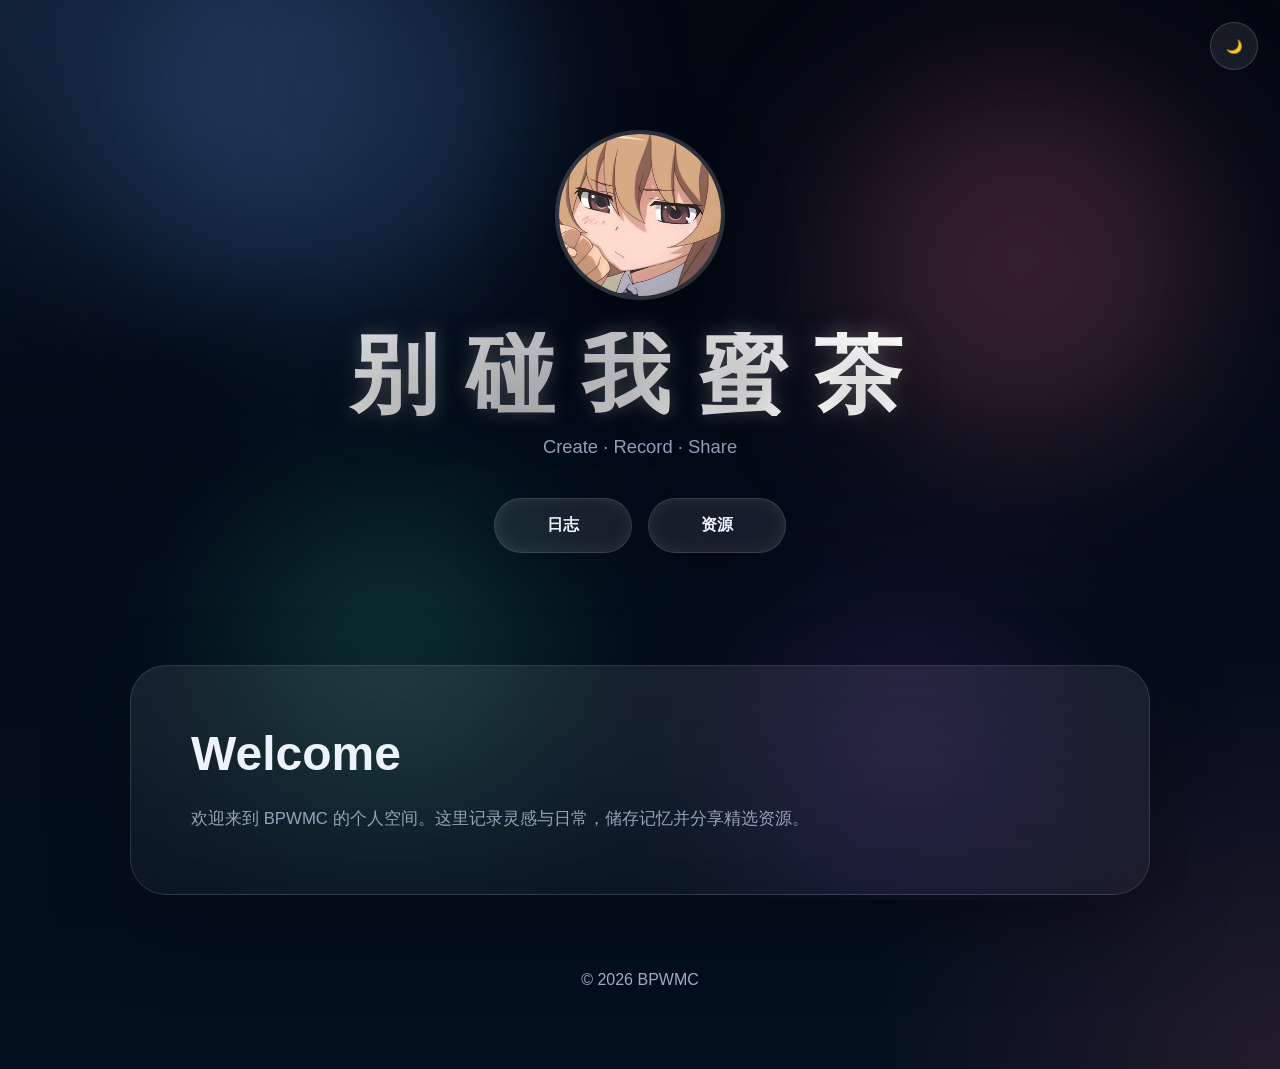
<file: index.html>
<!DOCTYPE html>
<html lang="zh-CN">
<head>
<meta charset="UTF-8">
<meta name="viewport" content="width=device-width, initial-scale=1.0">
<title>别碰我蜜茶</title>
<style>
:root {
  color-scheme: dark;
  --bg: #04101f;
  --bg-deep: #020814;
  --panel: rgba(15, 30, 58, 0.76);
  --panel-border: rgba(255, 255, 255, 0.12);
  --text: #eef2ff;
  --muted: #94a3b8;
  --accent: #60a5fa;
  --accent-2: #fb7185;
  --shadow: 0 30px 80px rgba(0, 0, 0, 0.35);
  --glass: rgba(255, 255, 255, 0.08);
}
* {
  margin: 0;
  padding: 0;
  box-sizing: border-box;
}
html, body {
  min-height: 100%;
}
body {
  font-family: "Segoe UI", "PingFang SC", "Helvetica Neue", Arial, sans-serif;
  background: radial-gradient(circle at top left, rgba(96, 165, 250, 0.16), transparent 24%),
              radial-gradient(circle at bottom right, rgba(251, 113, 133, 0.12), transparent 25%),
              linear-gradient(180deg, #020712 0%, #04101f 100%);
  color: var(--text);
  overflow-x: hidden;
}
body::before {
  content: "";
  position: fixed;
  inset: 0;
  background: url('data:image/svg+xml,%3Csvg xmlns="http://www.w3.org/2000/svg" width="200" height="200" viewBox="0 0 200 200"%3E%3Ccircle fill="rgba(255,255,255,0.03)" cx="100" cy="100" r="100"/%3E%3C/svg%3E') repeat;
  opacity: 0.12;
  pointer-events: none;
}
.scene {
  position: fixed;
  inset: 0;
  overflow: hidden;
  pointer-events: none;
  z-index: -1;
}
.orb {
  position: absolute;
  border-radius: 50%;
  filter: blur(80px);
  opacity: 0.75;
  animation: float 18s ease-in-out infinite alternate;
  mix-blend-mode: screen;
}
.orb:nth-child(1) { width: 420px; height: 420px; background: rgba(96, 165, 250, 0.32); top: -120px; left: 8%; }
.orb:nth-child(2) { width: 360px; height: 360px; background: rgba(251, 113, 133, 0.28); top: 80px; right: 6%; animation-duration: 22s; }
.orb:nth-child(3) { width: 320px; height: 320px; background: rgba(52, 211, 153, 0.22); bottom: 10%; left: 18%; animation-duration: 20s; }
.orb:nth-child(4) { width: 280px; height: 280px; background: rgba(168, 85, 247, 0.20); bottom: 0; right: 18%; animation-duration: 24s; }
@keyframes float {
  0% { transform: translate(0, 0) scale(1); }
  50% { transform: translate(24px, -34px) scale(1.08); }
  100% { transform: translate(-28px, 24px) scale(0.96); }
}
.container {
  max-width: 1080px;
  margin: 0 auto;
  padding: 40px 30px 80px;
}
.hero, .card, footer {
  opacity: 0;
  transform: translateY(48px);
  animation-name: fadeInUp;
  animation-duration: 1s;
  animation-fill-mode: forwards;
  animation-timing-function: cubic-bezier(0.22, 1, 0.36, 1);
}
.hero { animation-delay: 0.12s; }
.card { animation-delay: 0.24s; }
footer { animation-delay: 0.34s; }
@keyframes fadeInUp {
  to { opacity: 1; transform: translateY(0); }
}
.hero {
  text-align: center;
  padding: 90px 0 60px;
}
.avatar {
  width: 170px;
  height: 170px;
  border-radius: 50%;
  object-fit: cover;
  border: 4px solid rgba(255,255,255,0.16);
  box-shadow: 0 26px 70px rgba(0,0,0,0.28);
  transition: transform 0.4s ease;
}
.avatar:hover {
  transform: scale(1.05) rotate(2deg);
}
.liquid-title {
  position: relative;
  margin-top: 28px;
  font-size: clamp(3.5rem, 7vw, 5.5rem);
  letter-spacing: 0.32em;
  line-height: 0.95;
  font-weight: 900;
  color: transparent;
  background: linear-gradient(120deg, #ffffff, rgba(255,255,255,0.7) 42%, #ffffff 68%);
  background-clip: text;
  -webkit-background-clip: text;
  text-shadow: 0 0 18px rgba(255,255,255,0.22), 0 16px 45px rgba(0,0,0,0.28);
  animation: shine 6s infinite linear;
}
@keyframes shine {
  0%, 100% { background-position: 0% center; }
  50% { background-position: 100% center; }
}
.subtitle {
  margin-top: 20px;
  font-size: 1.15rem;
  color: var(--muted);
}
.nav {
  margin-top: 40px;
  display: flex;
  justify-content: center;
  flex-wrap: wrap;
  gap: 16px;
}
.nav a {
  position: relative;
  display: inline-flex;
  align-items: center;
  justify-content: center;
  padding: 16px 52px;
  text-decoration: none;
  color: var(--text);
  font-size: 1rem;
  font-weight: 700;
  border-radius: 999px;
  background: rgba(255,255,255,0.08);
  border: 1px solid rgba(255,255,255,0.14);
  box-shadow: inset 0 0 18px rgba(255,255,255,0.08), 0 20px 48px rgba(0,0,0,0.16);
  overflow: hidden;
  transition: transform 0.35s ease, box-shadow 0.35s ease, background 0.35s ease;
}
.nav a::before {
  content: "";
  position: absolute;
  top: 0;
  left: -120%;
  width: 100%;
  height: 100%;
  background: linear-gradient(120deg, transparent, rgba(255,255,255,0.7), transparent);
  transform: skewX(-25deg);
  transition: left 0.65s ease;
}
.nav a:hover {
  transform: translateY(-8px) scale(1.04);
  background: rgba(255,255,255,0.14);
  box-shadow: inset 0 0 24px rgba(255,255,255,0.12), 0 26px 60px rgba(0,0,0,0.22);
}
.nav a:hover::before { left: 160%; }
.card {
  margin-top: 52px;
  padding: 60px;
  border-radius: 36px;
  background: linear-gradient(180deg, rgba(255,255,255,0.08), rgba(255,255,255,0.04));
  backdrop-filter: blur(20px);
  border: 1px solid rgba(255,255,255,0.12);
  box-shadow: var(--shadow);
}
.card h2 {
  font-size: clamp(2rem, 4vw, 3rem);
  margin-bottom: 22px;
}
.card p {
  line-height: 1.85;
  font-size: 1.05rem;
  color: var(--muted);
}
footer {
  text-align: center;
  margin-top: 76px;
  color: rgba(226,232,255,0.72);
}
.theme-switch {
  position: fixed;
  top: 22px;
  right: 22px;
  z-index: 10;
  display: inline-flex;
  align-items: center;
  justify-content: center;
  width: 48px;
  height: 48px;
  border-radius: 50%;
  border: 1px solid rgba(255,255,255,0.16);
  background: rgba(255,255,255,0.08);
  color: var(--text);
  cursor: pointer;
  transition: transform 0.3s ease, background 0.3s ease;
}
.theme-switch:hover { transform: scale(1.08); }
.sparkle {
  position: fixed;
  width: 16px;
  height: 16px;
  border-radius: 50%;
  pointer-events: none;
  z-index: 9999;
  background: radial-gradient(circle, rgba(255,255,255,1) 0%, rgba(96,165,250,0.8) 45%, transparent 65%);
  filter: blur(2px);
  animation: sparkle 0.8s forwards;
}
@keyframes sparkle {
  to { transform: translate(var(--dx), var(--dy)) scale(0.2); opacity: 0; }
}
.ripple {
  position: absolute;
  border-radius: 50%;
  pointer-events: none;
  background: rgba(96,165,250,0.18);
  border: 1px solid rgba(96,165,250,0.38);
  animation: ripple 0.7s ease-out forwards;
}
@keyframes ripple {
  to { transform: scale(3); opacity: 0; }
}
@media(max-width: 720px) {
  .container { padding: 24px 18px 64px; }
  .hero { padding: 70px 0 40px; }
  .nav { gap: 12px; }
  .nav a { padding: 14px 32px; font-size: 0.95rem; }
  .card { padding: 32px; }
  .liquid-title { font-size: clamp(2.8rem, 12vw, 4rem); letter-spacing: 0.18em; }
}
</style>
</head>
<body>
<div class="scene">
  <div class="orb"></div>
  <div class="orb"></div>
  <div class="orb"></div>
  <div class="orb"></div>
</div>
<button class="theme-switch" aria-label="切换主题">🌙</button>
<div class="container">
  <section class="hero">
    <img class="avatar" src="微信图片_20251228180549_142_1.jpg" alt="BPWMC头像">
    <h1 class="liquid-title">别碰我蜜茶</h1>
    <p class="subtitle">Create · Record · Share</p>
    <div class="nav">
      <a href="blog.html">日志</a>
      <a href="download.html">资源</a>
    </div>
  </section>
  <section class="card">
    <h2>Welcome</h2>
    <p>欢迎来到 BPWMC 的个人空间。这里记录灵感与日常，储存记忆并分享精选资源。</p>
  </section>
  <footer>© 2026 BPWMC</footer>
</div>
<script>
const body = document.body;
const switchButton = document.querySelector('.theme-switch');
const themeState = { dark: true };
function toggleTheme() {
  themeState.dark = !themeState.dark;
  if (!themeState.dark) {
    body.style.setProperty('--bg', '#f8fafc');
    body.style.setProperty('--bg-deep', '#eff6ff');
    body.style.setProperty('--panel', 'rgba(255,255,255,0.9)');
    body.style.setProperty('--panel-border', 'rgba(15,23,42,0.12)');
    body.style.setProperty('--text', '#0f172a');
    body.style.setProperty('--muted', '#475569');
    body.style.setProperty('--glass', 'rgba(255,255,255,0.72)');
    body.style.background = 'radial-gradient(circle at top left, rgba(96, 165, 250, 0.12), transparent 24%), radial-gradient(circle at bottom right, rgba(251, 113, 133, 0.08), transparent 25%), linear-gradient(180deg, #f8fafc 0%, #e2e8f0 100%)';
    switchButton.textContent = '☀️';
  } else {
    body.style.setProperty('--bg', '#04101f');
    body.style.setProperty('--bg-deep', '#020814');
    body.style.setProperty('--panel', 'rgba(15, 30, 58, 0.76)');
    body.style.setProperty('--panel-border', 'rgba(255, 255, 255, 0.12)');
    body.style.setProperty('--text', '#eef2ff');
    body.style.setProperty('--muted', '#94a3b8');
    body.style.setProperty('--glass', 'rgba(255, 255, 255, 0.08)');
    body.style.background = 'radial-gradient(circle at top left, rgba(96, 165, 250, 0.16), transparent 24%), radial-gradient(circle at bottom right, rgba(251, 113, 133, 0.12), transparent 25%), linear-gradient(180deg, #020712 0%, #04101f 100%)';
    switchButton.textContent = '🌙';
  }
}
switchButton.addEventListener('click', toggleTheme);
document.addEventListener('DOMContentLoaded', () => {
  body.classList.add('loaded');
});
document.addEventListener('click', (event) => {
  const target = event.target;
  const rect = target.getBoundingClientRect();
  const ripple = document.createElement('span');
  ripple.className = 'ripple';
  const size = Math.max(rect.width, rect.height) * 1.2;
  ripple.style.width = ripple.style.height = `${size}px`;
  ripple.style.left = `${event.clientX - size / 2}px`;
  ripple.style.top = `${event.clientY - size / 2}px`;
  document.body.appendChild(ripple);
  setTimeout(() => ripple.remove(), 700);
  for (let i = 0; i < 5; i++) {
    const sparkle = document.createElement('span');
    sparkle.className = 'sparkle';
    sparkle.style.left = `${event.clientX}px`;
    sparkle.style.top = `${event.clientY}px`;
    sparkle.style.setProperty('--dx', `${(Math.random() - 0.5) * 160}px`);
    sparkle.style.setProperty('--dy', `${(Math.random() - 0.5) * 160}px`);
    const hue = 190 + Math.random() * 120;
    sparkle.style.background = `radial-gradient(circle, rgba(255,255,255,1) 0%, hsla(${hue}, 100%, 78%, 0.9) 35%, transparent 70%)`;
    document.body.appendChild(sparkle);
    setTimeout(() => sparkle.remove(), 900);
  }
});
</script>
</body>
</html>
</file>
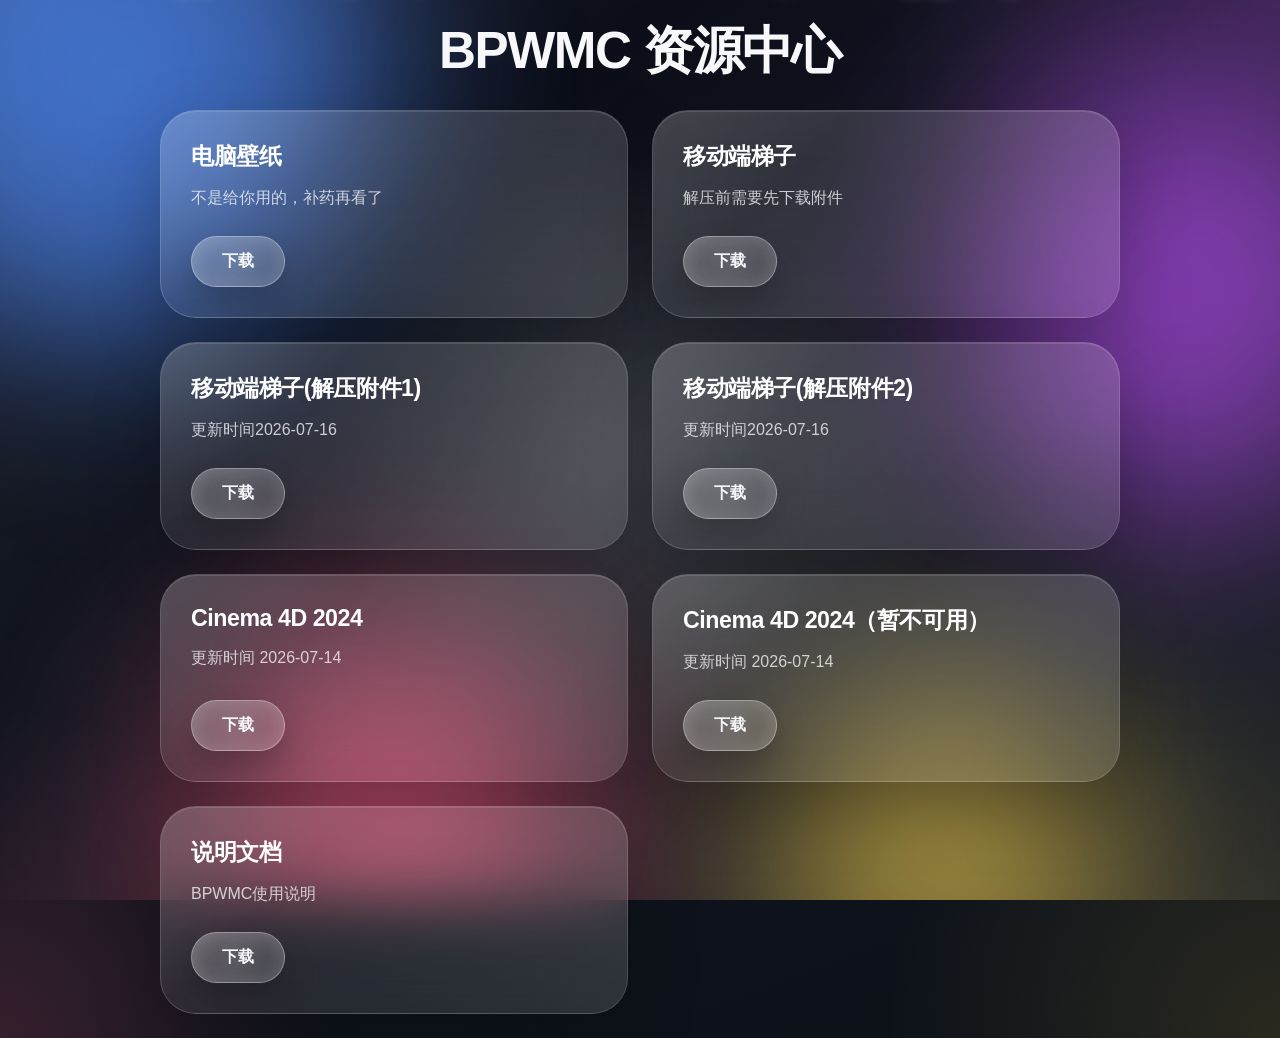
<file: download.html>
<!DOCTYPE html>
<html lang="zh-CN">
<head>
<meta charset="UTF-8">
<meta name="viewport" content="width=device-width, initial-scale=1.0, maximum-scale=1.0, viewport-fit=cover">
<title>BPWMC资源中心</title>
<style>
:root{
  color-scheme: dark;
  --bg: #080a12;
  --card: rgba(255,255,255,0.16);
  --card-border: rgba(255,255,255,0.18);
  --text: #f8f8fb;
  --muted: rgba(248,248,251,0.72);
  --shadow: 0 30px 80px rgba(0,0,0,0.24);
}
*{
  margin:0;
  padding:0;
  box-sizing:border-box;
}
html{
  font-family:-apple-system, BlinkMacSystemFont, "Helvetica Neue", Arial, sans-serif;
  scroll-behavior:smooth;
}
body{
  min-height:100vh;
  background: radial-gradient(circle at top left, rgba(77,141,255,.24), transparent 24%),
    radial-gradient(circle at top right, rgba(193,80,255,.2), transparent 22%),
    radial-gradient(circle at bottom left, rgba(255,92,132,.16), transparent 20%),
    radial-gradient(circle at bottom right, rgba(255,215,79,.12), transparent 24%),
    linear-gradient(160deg,#090b16 0%,#11151f 45%,#0c1118 100%);
  color:var(--text);
  overflow-x:hidden;
  padding:24px 16px;
}
body::before{
  content:"";
  position:fixed;
  inset:0;
  background:linear-gradient(135deg,rgba(255,255,255,.1),transparent 30%,rgba(255,255,255,.06));
  pointer-events:none;
  mix-blend-mode:screen;
}
.fluid-bg{
  position:fixed;
  inset:0;
  z-index:-1;
  overflow:hidden;
  background:radial-gradient(circle at var(--light-x, 20%) var(--light-y, 20%), rgba(255,255,255,.18), transparent 40%);
  opacity:.9;
  position:fixed;
  inset:0;
  pointer-events:none;
  z-index:0;
  overflow:hidden;
}
.snow{
  position:absolute;
  inset:0;
  pointer-events:none;
}
.snowflake{
  position:absolute;
  top:-24px;
  color:rgba(255,255,255,.9);
  user-select:none;
  font-size:1rem;
  opacity:.85;
  text-shadow:0 0 16px rgba(255,255,255,.8);
  animation:fall linear infinite;
  will-change: transform, opacity;
}
@keyframes fall{
  to{
    transform:translate3d(0,110vh,0) rotate(360deg);
    opacity:0;
  }
}
.blob{
  position:absolute;
  border-radius:50%;
  filter:blur(100px);
  opacity:.8;
  mix-blend-mode:screen;
  will-change:transform,opacity,filter;
  animation:float 20s ease-in-out infinite alternate, flow 30s ease-in-out infinite;
}
.blob1{
  width:520px;
  height:520px;
  background:rgba(77,141,255,.95);
  top:-180px;
  left:-140px;
  animation-duration:24s;
  animation-delay:-2s;
}
.blob2{
  width:440px;
  height:440px;
  background:rgba(193,80,255,.86);
  top:80px;
  right:-120px;
  animation-duration:22s;
  animation-delay:-1s;
}
.blob3{
  width:420px;
  height:420px;
  background:rgba(255,92,132,.9);
  bottom:-120px;
  left:180px;
  animation-duration:26s;
  animation-delay:-3s;
}
.blob4{
  width:360px;
  height:360px;
  background:rgba(255,215,79,.85);
  bottom:-140px;
  right:160px;
  animation-duration:28s;
  animation-delay:-4s;
}
@keyframes float{
  from{transform:translateY(-10px) translateX(0) scale(1) rotate(0deg);}
  to{transform:translateY(24px) translateX(36px) scale(1.08) rotate(7deg);}
}

@keyframes flow{
  0%{
    transform:translateY(-10px) translateX(0) scale(1) rotate(0deg);
    filter:blur(100px) hue-rotate(0deg);
    opacity:.85;
  }
  50%{
    transform:translateY(40px) translateX(-28px) scale(1.06) rotate(8deg);
    filter:blur(120px) hue-rotate(45deg);
    opacity:.9;
  }
  100%{
    transform:translateY(-8px) translateX(12px) scale(1) rotate(-4deg);
    filter:blur(100px) hue-rotate(0deg);
    opacity:.8;
  }
}
.container{
  position:relative;
  z-index:1;
  max-width:960px;
  margin:0 auto;
}
h1{
  font-size:clamp(2.4rem,4vw,4.6rem);
  text-align:center;
  line-height:1.05;
  letter-spacing:-.03em;
  text-shadow:0 25px 80px rgba(0,0,0,.35);
  margin-bottom:32px;
  animation:fadeInUp .9s ease both, glowText 3.5s ease-in-out infinite alternate;
}
.subtitle{
  max-width:720px;
  margin:0 auto 48px;
  font-size:1rem;
  color:var(--muted);
  text-align:center;
  line-height:1.8;
  animation:fadeInUp .9s ease .1s both;
}
.grid{
  display:grid;
  grid-template-columns:repeat(2,minmax(0,1fr));
  gap:24px;
}
.card{
  position:relative;
  overflow:hidden;
  border-radius:36px;
  background:linear-gradient(180deg, rgba(255,255,255,.14), rgba(255,255,255,.08));
  border:1px solid rgba(255,255,255,.18);
  backdrop-filter:blur(30px);
  -webkit-backdrop-filter:blur(30px);
  box-shadow:inset 0 1px 0 rgba(255,255,255,.12), 0 24px 70px rgba(0,0,0,.24);
  padding:30px;
  display:flex;
  flex-direction:column;
  justify-content:space-between;
  min-height:200px;
  animation:fadeInUp .9s ease both;
  transition:transform .35s ease,box-shadow .35s ease,background .35s ease;
}
.card:hover{
  transform:translateY(-14px) rotate(-0.2deg);
  box-shadow:0 48px 100px rgba(0,0,0,.3);
  background:rgba(255,255,255,.22);
}
.card:active{
  transform:translateY(-6px) scale(.99);
}
.card::before{
  content:"";
  position:absolute;
  inset:0;
  background:linear-gradient(135deg,rgba(255,255,255,.1),transparent 30%,rgba(255,255,255,.06));
  pointer-events:none;
}
.card::after{
  content:"";
  position:absolute;
  top:-30%;
  left:-40%;
  width:220px;
  height:220px;
  background:radial-gradient(circle, rgba(255,255,255,.14), transparent 55%);
  opacity:.6;
  pointer-events:none;
}
.card h2{
  font-size:1.45rem;
  margin-bottom:12px;
  color:#fff;
  letter-spacing:-.02em;
}
.card p{
  font-size:1rem;
  color:rgba(248,248,251,.78);
  line-height:1.75;
}
.button-group{
  margin-top:24px;
}
.download-btn{
  position:relative;
  overflow:hidden;
  display:inline-flex;
  align-items:center;
  justify-content:center;
  gap:10px;
  padding:14px 30px;
  border-radius:999px;
  font-weight:700;
  color:var(--text);
  background:linear-gradient(135deg, rgba(255,255,255,.24), rgba(255,255,255,.12));
  border:1px solid rgba(255,255,255,.38);
  box-shadow:inset 0 0 20px rgba(255,255,255,.18), 0 16px 32px rgba(0,0,0,.22);
  text-decoration:none;
  transition:transform .25s ease,box-shadow .25s ease,background .25s ease;
  z-index:1;
}
.download-btn::before{
  content:"";
  position:absolute;
  inset:0;
  border-radius:999px;
  background:radial-gradient(circle at center, rgba(255,255,255,.32), transparent 40%);
  opacity:0;
  transform:scale(0.9);
  transition:opacity .25s ease,transform .25s ease;
  pointer-events:none;
}
.download-btn::after{
  content:"";
  position:absolute;
  inset:-6px;
  border-radius:999px;
  background:radial-gradient(circle at var(--light-x,50%) var(--light-y,50%), rgba(255,255,255,.18), transparent 40%);
  opacity:.6;
  filter:blur(12px);
  pointer-events:none;
  transition:opacity .25s ease, transform .25s ease;
  z-index:0;
}
.download-btn:hover::before{
  opacity:1;
  transform:scale(1.05);
}
.download-btn:hover{
  transform:translateY(-3px) scale(1.02);
  background:linear-gradient(135deg, rgba(255,255,255,.32), rgba(255,255,255,.16));
  box-shadow:inset 0 0 24px rgba(255,255,255,.18), 0 20px 40px rgba(0,0,0,.24);
}
.download-btn:active{
  transform:translateY(0) scale(0.98);
  box-shadow:inset 0 0 18px rgba(255,255,255,.12), 0 10px 20px rgba(0,0,0,.18);
}
.download-btn:focus-visible{
  outline:2px solid rgba(255,255,255,.75);
  outline-offset:4px;
}
.card:nth-child(1){animation-delay:.12s;}
.card:nth-child(2){animation-delay:.22s;}
.card:nth-child(3){animation-delay:.32s;}
.card:nth-child(4){animation-delay:.42s;}
@keyframes fadeInUp{
  from{opacity:0;transform:translateY(28px);}
  to{opacity:1;transform:translateY(0);}
}
@keyframes glowText{
  from{text-shadow:0 25px 80px rgba(0,0,0,.35),0 0 20px rgba(77,141,255,.14);}
  to{text-shadow:0 25px 80px rgba(0,0,0,.35),0 0 28px rgba(255,215,79,.2);}
}
@media(max-width:860px){
  .grid{grid-template-columns:1fr;}
}
@media(max-width:640px){

  body{
    padding:18px 12px;
    background-attachment:fixed;
    -webkit-tap-highlight-color:transparent;
  }


  h1{
    font-size:clamp(2rem,8vw,3rem);
  }


  .subtitle{
    margin-bottom:28px;
  }


  .grid{
    grid-template-columns:1fr;
    gap:18px;
  }


  .card{
    padding:20px;
    min-height:auto;

    /* 降低移动端玻璃效果压力 */
    backdrop-filter:blur(18px);
    -webkit-backdrop-filter:blur(18px);

    transform:translateZ(0);
    will-change:transform;
  }


  .download-btn{
    width:100%;
    justify-content:center;
  }


  /*
    手机GPU优化
    保留渐变流动效果
    但避免闪屏
  */

  .fluid-bg{

    filter:none;

    opacity:.85;

    transform:translateZ(0);

    will-change:transform;

  }


  .blob{

    filter:blur(70px);

    opacity:.55;

    animation-duration:35s!important;

    transform:translateZ(0);

  }


  .blob3,
  .blob4{

    opacity:.35;

  }


  /* 禁止滚动时重新渲染造成闪烁 */
  body::before{

    position:absolute;

  }


}
  html{
  background:#080a12;
}

body{
  opacity:0;
  animation:pageShow .35s ease forwards;
}

@keyframes pageShow{
  from{
    opacity:0;
  }
  to{
    opacity:1;
  }
}
</style>
</head>
<body>
<div class="fluid-bg">
  <div class="blob blob1"></div>
  <div class="blob blob2"></div>
  <div class="blob blob3"></div>
  <div class="blob blob4"></div>
</div>
<div class="snow"></div>
<div class="container">
  <h1>BPWMC 资源中心</h1>
  <div class="grid">
    <article class="card">
      <div>
        <h2>电脑壁纸</h2>
        <p>不是给你用的，补药再看了</p>
      </div>
      <div class="button-group">
        <a class="download-btn" href="files/generated_image_1782651882954_0.png" download>下载</a>
      </div>
    </article>
    <article class="card">
      <div>
        <h2>移动端梯子</h2>
        <p>解压前需要先下载附件</p>
      </div>
      <div class="button-group">
        <a class="download-btn" href="files/VPN/v2vpn.7z.001" download>下载</a>
      </div>
    </article>
    <article class="card">
      <div>
        <h2>移动端梯子(解压附件1)</h2>
        <p>更新时间2026-07-16</p>
      </div>
      <div class="button-group">
        <a class="download-btn" href="files/VPN/v2vpn.7z.002" download>下载</a>
      </div>
    </article>
    <article class="card">
      <div>
        <h2>移动端梯子(解压附件2)</h2>
        <p>更新时间2026-07-16</p>
      </div>
      <div class="button-group">
        <a class="download-btn" href="files/VPN/v2vpn.7z.003" download>下载</a>
      </div>
    </article>
    <article class="card">
      <div>
        <h2>Cinema 4D 2024</h2>
        <p>更新时间 2026-07-14</p>
      </div>
      <div class="button-group">
        <a class="download-btn" href="https://github.com/bpwmc/bpwmc.github.io/releases/download/bpwmc/Cinema.4D.2024.64bit.-.zip" download>下载</a>
      </div>
    </article>
    <article class="card">
      <div>
        <h2>Cinema 4D 2024（暂不可用）</h2>
        <p>更新时间 2026-07-14</p>
      </div>
      <div class="button-group">
        <a class="download-btn" href="https://bpwmcyy.oss-cn-beijing.aliyuncs.com/Cinema%204D%202024%2864bit%29%20-%20%E5%89%AF%E6%9C%AC.zip" download>下载</a>
      </div>
    </article>
    <article class="card">
      <div>
        <h2>说明文档</h2>
        <p>BPWMC使用说明</p>
      </div>
      <div class="button-group">
        <a class="download-btn" href="files/新建文本文档.txt" download>下载</a>
      </div>
    </article>
  </div>
</div>
<script>
  // Light follow: device orientation (mobile) or mouse (desktop)
  (function(){
    const root = document.documentElement;
    let lightX = 50;
    let lightY = 50;
    let lightUpdateRaf = null;
    function setLight(xPct,yPct){
      root.style.setProperty('--light-x', xPct + '%');
      root.style.setProperty('--light-y', yPct + '%');
    }
    function updateLight(xPct,yPct){
      lightX = xPct;
      lightY = yPct;
      if (lightUpdateRaf === null) {
        lightUpdateRaf = requestAnimationFrame(() => {
          setLight(lightX, lightY);
          lightUpdateRaf = null;
        });
      }
    }
    // mouse move
    window.addEventListener('mousemove', e=>{
      const x = e.clientX / window.innerWidth * 100;
      const y = e.clientY / window.innerHeight * 100;
      updateLight(x,y);
    }, {passive:true});

    // device orientation
    function handleOrientation(e){
      // gamma: left-right [-90,90], beta: front-back [-180,180]
      const gx = e.gamma || 0;
      const gy = e.beta || 0;
      const x = 50 + (gx / 90) * 30; // shift up to +/-30%
      const y = 50 + (gy / 180) * 30;
      updateLight(x,y);
    }
    if(window.DeviceOrientationEvent && typeof DeviceOrientationEvent.requestPermission === 'function'){
      // iOS 13+ requires permission
      // try request on first touch
      const req = ()=>{ DeviceOrientationEvent.requestPermission().then(res=>{ if(res==='granted') window.addEventListener('deviceorientation', handleOrientation); }).catch(()=>{}); window.removeEventListener('touchstart', req); };
      window.addEventListener('touchstart', req, {passive:true});
    } else if(window.DeviceOrientationEvent){
      window.addEventListener('deviceorientation', handleOrientation);
    }
  })();

  function createRipple(element, event, color) {
    const circle = document.createElement('span');
    const rect = element.getBoundingClientRect();
    const size = Math.max(rect.width, rect.height) * 2;
    circle.style.position = 'absolute';
    circle.style.left = `${event.clientX - rect.left - size / 2}px`;
    circle.style.top = `${event.clientY - rect.top - size / 2}px`;
    circle.style.width = `${size}px`;
    circle.style.height = `${size}px`;
    circle.style.background = color;
    circle.style.borderRadius = '50%';
    circle.style.pointerEvents = 'none';
    circle.style.transform = 'scale(0)';
    circle.style.opacity = '0.75';
    circle.style.transition = 'transform .45s ease,opacity .45s ease';
    element.appendChild(circle);
    requestAnimationFrame(() => {
      circle.style.transform = 'scale(1)';
      circle.style.opacity = '0';
    });
    setTimeout(() => circle.remove(), 450);
  }

  document.querySelectorAll('.download-btn').forEach(btn => {
    btn.addEventListener('pointerdown', function(e) {
      createRipple(this, e, 'rgba(255,255,255,.22)');
    });
  });

  document.querySelectorAll('.card').forEach(card => {
    card.addEventListener('pointerdown', function(e) {
      if (e.target.closest('.download-btn')) return;
      createRipple(this, e, 'rgba(255,255,255,.14)');
    });
  });

  const snowContainer = document.querySelector('.snow');
  const isMobileScreen = window.matchMedia('(max-width:640px)').matches;
  const snowCount = isMobileScreen ? 6 : 25;
const snowIntervalTime = isMobileScreen ? 1600 : 550;
  function createSnowflake() {
    if (!snowContainer) return;
    const snowflake = document.createElement('span');
    snowflake.className = 'snowflake';
    snowflake.textContent = '❄';
    const size = Math.random() * 14 + 8;
    const left = Math.random() * 100;
    const duration = Math.random() * 10 + 8;
    const delay = Math.random() * -20;
    snowflake.style.fontSize = `${size}px`;
    snowflake.style.left = `${left}vw`;
    snowflake.style.opacity = `${Math.random() * .4 + .55}`;
    snowflake.style.animationDuration = `${duration}s`;
    snowflake.style.animationDelay = `${delay}s`;
    snowContainer.appendChild(snowflake);
    setTimeout(() => snowflake.remove(), (duration + 1) * 1000);
  }

  for (let i = 0; i < snowCount; i++) {
    createSnowflake();
  }
  setInterval(createSnowflake, snowIntervalTime);
</script>
</body>
</html>
</file>
